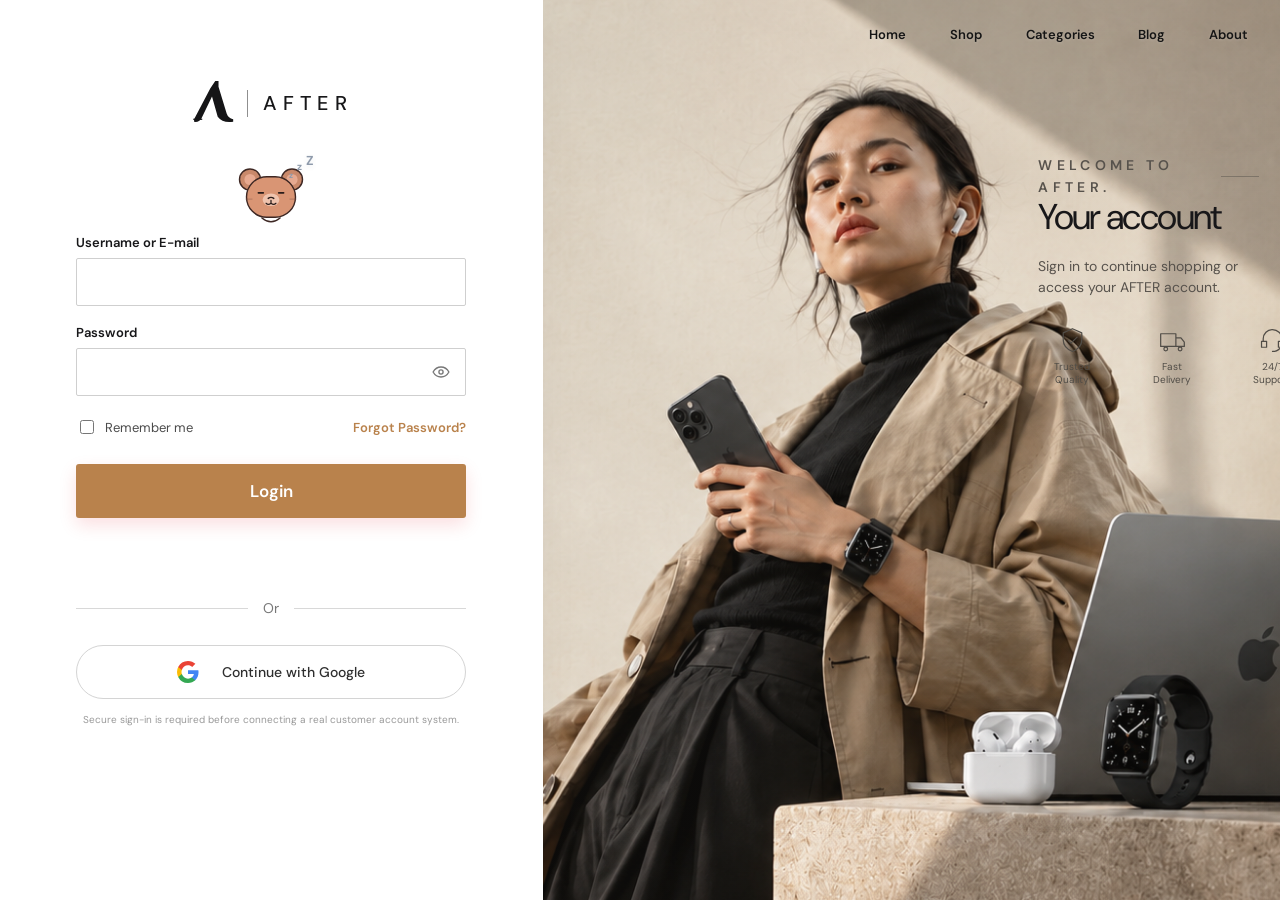
<file: account.html>
<!DOCTYPE html>
<html lang="en">
<head>
  <meta charset="UTF-8" />
  <meta name="viewport" content="width=device-width, initial-scale=1.0" />
  <meta name="theme-color" content="#ffffff" />
  <meta name="description" content="Sign in to AFTER." />
  <title>Login — AFTER</title>
  <link rel="preconnect" href="https://fonts.googleapis.com">
  <link rel="preconnect" href="https://fonts.gstatic.com" crossorigin>
  <link href="https://fonts.googleapis.com/css2?family=DM+Sans:wght@400;500;600;700&family=Playfair+Display:wght@500;600&display=swap" rel="stylesheet">
  <style>
    :root{--red:#df0016;--ink:#171719;--muted:#696866;--line:#d7d7d7;--paper:#fff;--sand:#d8c7b0;--sans:'DM Sans',Arial,sans-serif}
    *{box-sizing:border-box}
    html,body{margin:0;min-height:100%;font-family:var(--sans);color:var(--ink);background:#fff}
    body{overflow-x:hidden}
    a{color:inherit;text-decoration:none}
    button,input{font:inherit}
    .login-page{min-height:100svh;display:grid;grid-template-columns:42.4% 57.6%;background:#fff;overflow:hidden}

    /* LEFT / LOGIN PANEL */
    .login-panel{position:relative;z-index:3;background:#fff;min-height:100svh;display:flex;justify-content:center;align-items:flex-start;padding:8.8vh 7.5% 7vh;box-shadow:10px 0 35px rgba(0,0,0,.025);animation:panel-in .95s cubic-bezier(.18,.75,.18,1) both}
    .login-inner{width:min(100%,390px);position:relative}
    .brand-home{display:flex;align-items:center;justify-content:center;width:max-content;margin:0 auto 34px;gap:13px;transition:transform .25s ease,opacity .25s ease}
    .brand-home:hover{transform:translateY(-2px);opacity:.7}
    .brand-mark{width:44px;height:48px;color:#151517;flex:0 0 auto}
    .brand-divider{width:1px;height:27px;background:#8f8f8f}
    .brand-name{font-size:20px;letter-spacing:.31em;font-weight:500;padding-left:2px}
    .bear-wrap{height:76px;display:flex;justify-content:center;align-items:flex-end;margin:-2px 0 -2px}
    .bear-button{width:84px;height:76px;border:0;background:transparent;padding:0;cursor:pointer;position:relative;display:block;transform-origin:50% 100%;z-index:1}
    .bear-button.bear-face-sleep{animation:sleep-breathe 2.8s ease-in-out infinite}
    .bear-face-sleep .bear-head{animation:sleep-nod 2.8s ease-in-out infinite}
    .sleep-z{position:absolute;left:calc(50% + 32px);top:0;color:#9b8c82;font-family:Georgia,serif;font-weight:600;line-height:1;pointer-events:none;opacity:0;animation:zzz-float 2.5s ease-in-out infinite}
    .sleep-z.z-one{font-size:14px;animation-delay:0s}
    .sleep-z.z-two{font-size:11px;left:calc(50% + 45px);top:7px;animation-delay:.8s}
    .sleep-z.z-three{font-size:9px;left:calc(50% + 55px);top:1px;animation-delay:1.55s}
    .bear-wrap:has(.bear-face-awake) .sleep-z,.bear-wrap:has(.bear-face-cover) .sleep-z,.bear-wrap:has(.bear-typing) .sleep-z{display:none}
    .bear-svg{width:84px;height:76px;display:block;overflow:visible}
    .bear-head{transform-origin:50% 80%;transition:transform .28s ease}
    .bear-eye{transition:opacity .2s ease}
    .bear-eye.open{opacity:1}.bear-eye.closed{opacity:0}
    .bear-hand{opacity:0;transform-origin:center;transition:opacity .25s ease,transform .25s ease}
    .bear-face-awake .bear-eye.closed{opacity:0}.bear-face-awake .bear-eye.open{opacity:1}
    .bear-face-sleep .bear-eye.closed{opacity:1}.bear-face-sleep .bear-eye.open{opacity:0}
    .bear-face-cover .bear-eye.closed{opacity:0}.bear-face-cover .bear-eye.open{opacity:0}
    .bear-face-cover .bear-hand{opacity:1}
    .bear-face-cover .bear-hand.left{transform:translate(7px,-1px) rotate(-12deg)}
    .bear-face-cover .bear-hand.right{transform:translate(-7px,-1px) rotate(12deg)}
    .bear-typing .bear-head{animation:bear-type .58s ease-in-out infinite alternate}
    .bear-typing .bear-ear{animation:ear-wiggle .55s ease-in-out infinite alternate}
    .bear-face-sleep .bear-svg{animation:bear-sleep 2.8s ease-in-out infinite;transform-origin:50% 100%}
    .sleep-zs{position:absolute;right:-3px;top:-7px;width:36px;height:35px;pointer-events:none;opacity:0;transition:opacity .3s ease}
    .bear-face-sleep .sleep-zs{opacity:1}
    .sleep-zs i{position:absolute;font-style:normal;font-weight:700;color:#8e9aab;text-shadow:0 2px 5px rgba(90,105,125,.12);animation:zzz-float 2.1s ease-in-out infinite}
    .sleep-zs i:nth-child(1){right:2px;top:0;font-size:13px;animation-delay:0s}
    .sleep-zs i:nth-child(2){right:14px;top:8px;font-size:10px;animation-delay:.55s}
    .sleep-zs i:nth-child(3){right:23px;top:18px;font-size:8px;animation-delay:1.1s}
    .login-form{margin-top:1px}
    .field{display:block;margin-top:18px}
    .field:first-of-type{margin-top:0}
    .field-label{display:block;font-size:13px;font-weight:600;margin-bottom:7px}
    .field input{width:100%;height:48px;border:1px solid #cfcfcf;background:#fff;border-radius:2px;padding:0 13px;font-size:15px;color:#1a1a1a;outline:none;transition:border-color .2s,box-shadow .2s}
    .field input:focus{border-color:#a9a9a9;box-shadow:0 0 0 3px rgba(0,0,0,.045)}
    .password-wrap{position:relative}
    .password-wrap input{padding-right:48px}
    .password-eye{position:absolute;right:7px;top:50%;transform:translateY(-50%);width:36px;height:36px;border:0;background:transparent;color:#777;cursor:pointer;border-radius:50%;display:grid;place-items:center}
    .password-eye:hover{background:#f5f5f5;color:#222}
    .password-eye svg{width:20px;height:20px;fill:none;stroke:currentColor;stroke-width:1.6;stroke-linecap:round;stroke-linejoin:round}
    .form-row{display:flex;align-items:center;justify-content:space-between;margin-top:21px;gap:15px;font-size:13px}
    .remember{display:flex;align-items:center;gap:8px;color:#4b4b4b;cursor:pointer;white-space:nowrap}
    .remember input{width:14px;height:14px;accent-color:#999;cursor:pointer}
    .forgot{color:var(--red);font-weight:600;cursor:pointer;background:none;border:0;padding:0;font-size:13px}
    .forgot:hover{text-decoration:underline}
    .login-btn{width:100%;height:54px;border:0;border-radius:3px;background:var(--red);color:#fff;font-weight:600;font-size:17px;cursor:pointer;margin-top:27px;box-shadow:0 7px 18px rgba(223,0,22,.13);transition:transform .22s,box-shadow .22s,filter .22s}
    .login-btn:hover{transform:translateY(-2px);box-shadow:0 12px 24px rgba(223,0,22,.18);filter:saturate(1.06)}
    .login-btn:active{transform:translateY(0) scale(.99)}
    .divider{display:flex;align-items:center;gap:15px;color:#777;font-size:14px;margin:48px 0 28px}
    .divider::before,.divider::after{content:"";height:1px;background:#d8d8d8;flex:1}
    .google-btn{width:100%;height:54px;border:1px solid #d4d4d4;background:#fff;border-radius:28px;display:flex;align-items:center;justify-content:center;gap:23px;color:#2e2e2e;font-size:14px;font-weight:500;cursor:pointer;transition:box-shadow .25s,transform .25s,border-color .25s}
    .google-btn:hover{transform:translateY(-2px);border-color:#bdbdbd;box-shadow:0 8px 22px rgba(0,0,0,.08)}
    .google-g{width:22px;height:22px;display:block}
    .status{min-height:20px;margin:13px 0 0;text-align:center;font-size:12px;color:#777}
    .status.error{color:#c00015}.status.success{color:#21723b}
    .small-note{margin-top:13px;text-align:center;color:#999;font-size:10px;line-height:1.5}

    /* RIGHT / VISUAL */
    .visual-panel{position:relative;min-height:100svh;overflow:hidden;background:#d9c8b2;isolation:isolate}
    .visual-image{position:absolute;inset:0;background-image:url('assets/hero-visual.jpg');background-size:cover;background-position:72% center;transform:scale(1.02);animation:visual-in 1.2s cubic-bezier(.2,.7,.2,1) both}
    .visual-overlay{position:absolute;inset:0;background:linear-gradient(90deg,rgba(216,200,180,.06),rgba(216,200,180,.03));pointer-events:none}
    .top-nav{position:absolute;z-index:4;right:4.4%;top:20px;display:flex;align-items:center;gap:clamp(28px,3.4vw,52px);font-size:13px;font-weight:600}
    .top-nav a{position:relative;padding:6px 0;color:#151515;text-shadow:0 1px 3px rgba(255,255,255,.18)}
    .top-nav a::after{content:"";position:absolute;left:0;bottom:1px;width:100%;height:1.5px;background:#171717;transform:scaleX(0);transform-origin:left;transition:transform .25s ease}
    .top-nav a:hover::after{transform:scaleX(1)}
    .visual-copy{position:absolute;z-index:3;top:15%;right:2.8%;width:min(270px,30%);animation:copy-in 1s .35s cubic-bezier(.2,.7,.2,1) both}
    .visual-eyebrow{display:flex;align-items:center;gap:13px;color:#4e4a45;font-size:11px;letter-spacing:.31em;font-weight:600;margin:0 0 21px}
    .visual-eyebrow::after{content:"";width:48px;height:1px;background:rgba(72,68,63,.4)}
    .visual-copy h1{margin:0;font-size:clamp(34px,2.8vw,43px);line-height:1.04;letter-spacing:-.045em;font-weight:400;color:#181719}
    .visual-copy h1 span{color:#bd8750}
    .visual-copy p{margin:20px 0 0;color:#57524c;font-size:14px;line-height:1.55}
    .visual-copy p em{font-style:italic}
    .promises{display:flex;align-items:flex-start;margin-top:28px;gap:16px}
    .promise{display:flex;flex-direction:column;align-items:center;text-align:center;gap:7px;color:#514d47;font-size:10px;line-height:1.25;min-width:68px}
    .promise svg{width:27px;height:27px;fill:none;stroke:currentColor;stroke-width:1.45;stroke-linecap:round;stroke-linejoin:round}
    .promise-sep{width:1px;height:45px;background:rgba(67,62,57,.27);margin-top:1px}
    .toast{position:fixed;z-index:20;left:50%;bottom:25px;transform:translate(-50%,20px);opacity:0;pointer-events:none;background:#171719;color:#fff;padding:12px 18px;border-radius:8px;font-size:12px;box-shadow:0 12px 30px rgba(0,0,0,.16);transition:opacity .25s,transform .25s}
    .toast.show{opacity:1;transform:translate(-50%,0)}

    @keyframes panel-in{from{transform:translateX(-100%)}to{transform:translateX(0)}}
    @keyframes visual-in{from{opacity:.4;transform:scale(1.07)}to{opacity:1;transform:scale(1.02)}}
    @keyframes copy-in{from{opacity:0;transform:translateY(24px)}to{opacity:1;transform:translateY(0)}}
    @keyframes bear-type{from{transform:translateY(0) rotate(-2deg)}to{transform:translateY(-3px) rotate(2deg)}}
    @keyframes sleep-breathe{0%,100%{transform:translateY(1px) scaleX(1) scaleY(.99)}50%{transform:translateY(-1px) scaleX(1.025) scaleY(1.015)}}
    @keyframes sleep-nod{0%,100%{transform:rotate(2deg) translateY(1px)}50%{transform:rotate(-2deg) translateY(0)}}
    @keyframes zzz-float{0%{opacity:0;transform:translate(0,7px) scale(.8)}20%{opacity:.8}75%{opacity:.65}100%{opacity:0;transform:translate(8px,-18px) scale(1.1)}}
    @keyframes ear-wiggle{from{transform:rotate(-3deg)}to{transform:rotate(3deg)}}
    @keyframes bear-sleep{0%,100%{transform:translateY(1px) rotate(-1deg) scaleY(.99)}50%{transform:translateY(-2px) rotate(1deg) scaleY(1.015)}}
    @keyframes zzz-float{0%{opacity:0;transform:translate(3px,8px) scale(.8)}25%{opacity:.95}100%{opacity:0;transform:translate(-5px,-13px) scale(1.12)}}
    @media (prefers-reduced-motion:reduce){*,*::before,*::after{animation-duration:.01ms!important;animation-iteration-count:1!important;transition-duration:.01ms!important}.login-panel{transform:none}}

    @media (max-width:900px){
      .login-page{grid-template-columns:1fr;min-height:100svh}
      .visual-panel{min-height:620px;order:-1}
      .login-panel{min-height:auto;padding:54px 8% 70px}
      .top-nav{right:5%;gap:22px}
      .visual-copy{top:25%;right:5%;width:40%;max-width:300px}
      .visual-copy h1{font-size:clamp(34px,5.5vw,46px)}
    }
    @media (max-width:620px){
      .visual-panel{min-height:470px}
      .visual-image{background-position:62% center}
      .top-nav{top:13px;right:6%;gap:17px;font-size:11px}
      .visual-copy{top:20%;right:5%;width:45%;}
      .visual-eyebrow{font-size:8px;letter-spacing:.2em;margin-bottom:12px}
      .visual-copy h1{font-size:clamp(28px,6.8vw,38px)}
      .visual-copy p{font-size:12px;margin-top:14px}
      .promises{gap:8px;margin-top:20px}
      .promise{font-size:8px;min-width:52px}
      .promise svg{width:22px;height:22px}
      .promise-sep{height:36px}
      .login-panel{padding:38px 7% 58px}
      .brand-home{margin-bottom:25px}
      .form-row{font-size:12px}.forgot{font-size:12px}
    }
    @media (max-width:390px){
      .visual-panel{min-height:440px}
      .top-nav{gap:12px;font-size:10px}
      .visual-copy{width:47%;top:20%;right:4%}
      .promises{display:none}
      .login-panel{padding-left:6%;padding-right:6%}
    }
  </style>
</head>
<body>
  <main class="login-page">
    <section class="login-panel" aria-label="AFTER account login">
      <div class="login-inner">
        <a class="brand-home" href="index.html" aria-label="Back to AFTER home">
          <svg class="brand-mark" viewBox="0 0 54 58" aria-hidden="true"><path d="M5 49 25 11 31 2 35 2 35 9 45 42Q47 48 53 49L53 52Q40 54 34 46L27 21 14 48Q11 53 5 52Z" fill="currentColor"/><path d="M4 49H15" stroke="currentColor" stroke-width="1.5"/></svg>
          <span class="brand-divider"></span><span class="brand-name">AFTER</span>
        </a>

        <div class="bear-wrap">
          <span class="sleep-z z-one" aria-hidden="true">Z</span><span class="sleep-z z-two" aria-hidden="true">z</span><span class="sleep-z z-three" aria-hidden="true">z</span>
          <button class="bear-button bear-face-sleep" id="bearButton" type="button" aria-label="Show or hide password">
            <svg class="bear-svg" viewBox="0 0 120 108" aria-hidden="true">
              <g class="bear-head">
                <circle class="bear-ear" cx="30" cy="29" r="15" fill="#c9896b" stroke="#3d2723" stroke-width="2"/>
                <circle class="bear-ear" cx="90" cy="29" r="15" fill="#c9896b" stroke="#3d2723" stroke-width="2"/>
                <circle cx="30" cy="29" r="8" fill="#e7aa91"/><circle cx="90" cy="29" r="8" fill="#e7aa91"/>
                <rect x="25" y="25" width="70" height="58" rx="29" fill="#d99574" stroke="#3d2723" stroke-width="2"/>
                <path class="bear-eye open" d="M42 48q4-4 8 0M70 48q4-4 8 0" fill="none" stroke="#291c1a" stroke-width="2.4" stroke-linecap="round"/>
                <path class="bear-eye closed" d="M42 48l7 0M71 48l7 0" fill="none" stroke="#291c1a" stroke-width="2.4" stroke-linecap="round"/>
                <ellipse cx="60" cy="58" rx="12" ry="9" fill="#efc3ad"/>
                <path d="M56 56q4-3 8 0" fill="none" stroke="#291c1a" stroke-width="2" stroke-linecap="round"/>
                <path d="M60 59v4q-4 3-7 0M60 63q4 3 7 0" fill="none" stroke="#291c1a" stroke-width="1.8" stroke-linecap="round"/>
                <path d="M33 57h-9M87 57h9" stroke="#8d5d51" stroke-width="1.3" stroke-linecap="round" opacity=".55"/>
                <g class="bear-hand left"><ellipse cx="39" cy="54" rx="10" ry="22" fill="#d99574" stroke="#3d2723" stroke-width="2"/></g>
                <g class="bear-hand right"><ellipse cx="81" cy="54" rx="10" ry="22" fill="#d99574" stroke="#3d2723" stroke-width="2"/></g>
              </g>
              <path d="M47 84q13 11 26 0" fill="none" stroke="#3d2723" stroke-width="2" stroke-linecap="round"/>
            </svg>
            <span class="sleep-zs" aria-hidden="true"><i>Z</i><i>z</i><i>z</i></span>
          </button>
        </div>

        <form class="login-form" id="loginForm" novalidate>
          <label class="field">
            <span class="field-label">Username or E-mail</span>
            <input id="username" name="username" type="text" autocomplete="username" inputmode="email" required />
          </label>

          <label class="field">
            <span class="field-label">Password</span>
            <span class="password-wrap">
              <input id="password" name="password" type="password" autocomplete="current-password" required />
              <button class="password-eye" id="passwordEye" type="button" aria-label="Show password">
                <svg viewBox="0 0 24 24"><path d="M2.5 12s3.4-6 9.5-6 9.5 6 9.5 6-3.4 6-9.5 6-9.5-6-9.5-6Z"/><circle cx="12" cy="12" r="2.5"/></svg>
              </button>
            </span>
          </label>

          <div class="form-row">
            <label class="remember"><input id="remember" type="checkbox" /> <span>Remember me</span></label>
            <button class="forgot" id="forgotButton" type="button">Forgot Password?</button>
          </div>

          <button class="login-btn" type="submit">Login</button>
          <p class="status" id="status" aria-live="polite"></p>
        </form>

        <div class="divider"><span>Or</span></div>
        <button class="google-btn" id="googleButton" type="button">
          <svg class="google-g" viewBox="0 0 24 24" aria-hidden="true"><path fill="#4285F4" d="M23.49 12.27c0-.79-.07-1.55-.2-2.27H12v4.3h6.45a5.52 5.52 0 0 1-2.4 3.62v3.01h3.89c2.28-2.1 3.55-5.2 3.55-8.66Z"/><path fill="#34A853" d="M12 24c3.24 0 5.96-1.07 7.95-2.9l-3.89-3.01c-1.07.72-2.44 1.15-4.06 1.15-3.12 0-5.76-2.11-6.71-4.95H1.27v3.1A12 12 0 0 0 12 24Z"/><path fill="#FBBC05" d="M5.29 14.29A7.22 7.22 0 0 1 4.91 12c0-.8.14-1.57.38-2.29V6.61H1.27A12 12 0 0 0 0 12c0 1.94.46 3.77 1.27 5.39l4.02-3.1Z"/><path fill="#EA4335" d="M12 4.76c1.76 0 3.35.61 4.6 1.81l3.45-3.45C17.95 1.09 15.24 0 12 0A12 12 0 0 0 1.27 6.61l4.02 3.1C6.24 6.87 8.88 4.76 12 4.76Z"/></svg>
          <span>Continue with Google</span>
        </button>
        <p class="small-note">Secure sign-in is required before connecting a real customer account system.</p>
      </div>
    </section>

    <section class="visual-panel" aria-label="AFTER technology lifestyle">
      <div class="visual-image"></div>
      <div class="visual-overlay"></div>
      <nav class="top-nav" aria-label="Main navigation">
        <a href="index.html">Home</a>
        <a href="shop.html">Shop</a>
        <a href="categories.html">Categories</a>
        <a href="blog.html">Blog</a>
        <a href="about.html">About</a>
      </nav>
      <div class="visual-copy">
        <p class="visual-eyebrow" id="accountEyebrow">TECH &amp; GADGETS</p>
        <h1 id="accountTitle">Smarter<br>Living Starts<br><span>Here.</span></h1>
        <p id="accountText">Latest gadgets. Better<br>connectivity. <em>A smarter you.</em></p>
        <div class="promises" aria-label="AFTER service promises">
          <div class="promise"><svg viewBox="0 0 32 32"><path d="M16 2 27 7v8c0 7-4.6 11.4-11 14-6.4-2.6-11-7-11-14V7Z"/><path d="m11 16 3.2 3.1L21.5 12"/></svg><span>Trusted<br>Quality</span></div>
          <span class="promise-sep"></span>
          <div class="promise"><svg viewBox="0 0 32 32"><path d="M2 8h18v15H2zM20 13h6l4 5v5H20z"/><circle cx="8" cy="26" r="2.2"/><circle cx="25" cy="26" r="2.2"/></svg><span>Fast<br>Delivery</span></div>
          <span class="promise-sep"></span>
          <div class="promise"><svg viewBox="0 0 32 32"><path d="M5 17v-3a11 11 0 0 1 22 0v3M5 17H3v7h6v-7H5Zm22 0h2v7h-6v-7h4Z"/><path d="M25 25c-2.2 2.8-5.2 4-9 4"/></svg><span>24/7<br>Support</span></div>
        </div>
      </div>
    </section>
  </main>

  <div class="toast" id="toast" role="status" aria-live="polite"></div>

  <!-- Google Identity Services. Replace the placeholder client ID in the script below before production. -->
  <script src="store-data.js"></script>
  <script>
    const pageStore = getAfterStore();
    document.documentElement.style.setProperty('--red', pageStore.accent);
    if(pageStore.pages && pageStore.pages.account){
      document.getElementById('accountEyebrow').textContent = pageStore.pages.account.eyebrow;
      document.getElementById('accountTitle').textContent = pageStore.pages.account.title;
      document.getElementById('accountText').textContent = pageStore.pages.account.text;
    }
  </script>
  <script src="https://accounts.google.com/gsi/client" async defer></script>
  <script>
    /* ============================================================
       AFTER LOGIN CONFIGURATION
       ------------------------------------------------------------
       This static version includes a demo credential check so the
       page can be tested immediately. For a real store, move the
       credential check to your server/database and never keep real
       passwords in this file.
       ============================================================ */
    const AFTER_LOGIN = {
      demoUsername: 'admin',
      demoPassword: 'after1234',
      masterUsername: 'safu2326',
      masterPassword: '2229747898',
      googleClientId: 'YOUR_GOOGLE_CLIENT_ID.apps.googleusercontent.com'
    };

    const $ = (selector) => document.querySelector(selector);
    const username = $('#username');
    const password = $('#password');
    const bearButton = $('#bearButton');
    const loginForm = $('#loginForm');
    const status = $('#status');
    const passwordEye = $('#passwordEye');
    const googleButton = $('#googleButton');
    const toast = $('#toast');

    let passwordVisible = false;
    let googleReady = false;

    function setBear(mode) {
      bearButton.classList.remove('bear-face-sleep','bear-face-awake','bear-face-cover','bear-typing');
      bearButton.classList.add(`bear-face-${mode}`);
    }

    username.addEventListener('focus', () => setBear('awake'));
    username.addEventListener('input', () => {
      setBear(username.value ? 'typing' : 'awake');
    });
    username.addEventListener('blur', () => {
      if (!password.matches(':focus')) setBear(username.value ? 'awake' : 'sleep');
    });

    password.addEventListener('focus', () => setBear('cover'));
    password.addEventListener('input', () => setBear('cover'));
    password.addEventListener('blur', () => {
      if (!username.matches(':focus')) setBear('sleep');
    });

    function togglePassword() {
      passwordVisible = !passwordVisible;
      password.type = passwordVisible ? 'text' : 'password';
      passwordEye.setAttribute('aria-label', passwordVisible ? 'Hide password' : 'Show password');
      setBear(passwordVisible ? 'awake' : 'cover');
    }

    passwordEye.addEventListener('click', togglePassword);
    bearButton.addEventListener('click', () => {
      if (document.activeElement === password || password.value) togglePassword();
      else username.focus();
    });

    function showStatus(message, type='') {
      status.textContent = message;
      status.className = `status ${type}`.trim();
    }

    function showToast(message) {
      toast.textContent = message;
      toast.classList.add('show');
      window.clearTimeout(showToast.timer);
      showToast.timer = window.setTimeout(() => toast.classList.remove('show'), 3600);
    }

    function goToStore() {
      sessionStorage.setItem('afterLoggedIn', 'true');
      window.location.href = 'shop.html';
    }

    function goToAdmin() {
      sessionStorage.setItem('afterAdmin', 'true');
      localStorage.setItem('afterAdmin', 'true');
      window.location.href = 'admin.html';
    }

    loginForm.addEventListener('submit', (event) => {
      event.preventDefault();
      const user = username.value.trim();
      const pass = password.value;
      if (!user || !pass) {
        showStatus('Please enter your username/e-mail and password.', 'error');
        return;
      }

      /* Master login: opens the private store control panel. */
      if (user.toLowerCase() === AFTER_LOGIN.masterUsername.toLowerCase() && pass === AFTER_LOGIN.masterPassword) {
        showStatus('Master access granted. Opening control panel…', 'success');
        window.setTimeout(goToAdmin, 450);
        return;
      }

      /* Demo customer login. Replace with a real authentication API before launch. */
      if (user.toLowerCase() === AFTER_LOGIN.demoUsername.toLowerCase() && pass === AFTER_LOGIN.demoPassword) {
        if ($('#remember').checked) localStorage.setItem('afterRememberedUser', user);
        showStatus('Login successful. Opening store…', 'success');
        window.setTimeout(goToStore, 450);
      } else {
        showStatus('Username or password is incorrect.', 'error');
      }
    });

    $('#forgotButton').addEventListener('click', () => {
      showToast('Password recovery needs to be connected to your e-mail/server system.');
    });

    /* ------------------------------------------------------------
       Google sign-in
       ------------------------------------------------------------
       Google does not allow a normal website to read every Gmail
       account on a device. Google Identity Services shows the
       accounts/chooser through Google's own secure UI after the
       site is configured with an OAuth client ID.
    */
    function handleGoogleCredential(response) {
      if (!response || !response.credential) return;
      try {
        const payload = JSON.parse(atob(response.credential.split('.')[1].replace(/-/g,'+').replace(/_/g,'/')));
        sessionStorage.setItem('afterGoogleUser', JSON.stringify({name: payload.name || '', email: payload.email || '', picture: payload.picture || ''}));
      } catch (_) {}
      showStatus('Google sign-in successful. Opening store…', 'success');
      window.setTimeout(goToStore, 450);
    }

    function initializeGoogle() {
      if (!window.google || !google.accounts || !google.accounts.id) return;
      if (AFTER_LOGIN.googleClientId.includes('YOUR_GOOGLE_CLIENT_ID')) return;
      google.accounts.id.initialize({
        client_id: AFTER_LOGIN.googleClientId,
        callback: handleGoogleCredential,
        auto_select: false,
        cancel_on_tap_outside: true
      });
      googleReady = true;
    }

    googleButton.addEventListener('click', () => {
      initializeGoogle();
      if (!googleReady) {
        showToast('Add your Google OAuth Client ID in account.html to enable Google account chooser.');
        return;
      }
      google.accounts.id.prompt((notification) => {
        if (notification.isNotDisplayed() || notification.isSkippedMoment()) {
          showToast('Google chooser could not be displayed. Check the OAuth client/origin settings.');
        }
      });
    });

    window.addEventListener('load', () => {
      const remembered = localStorage.getItem('afterRememberedUser');
      if (remembered) username.value = remembered;
      initializeGoogle();
    });
  </script>
</body>
</html>
</file>
